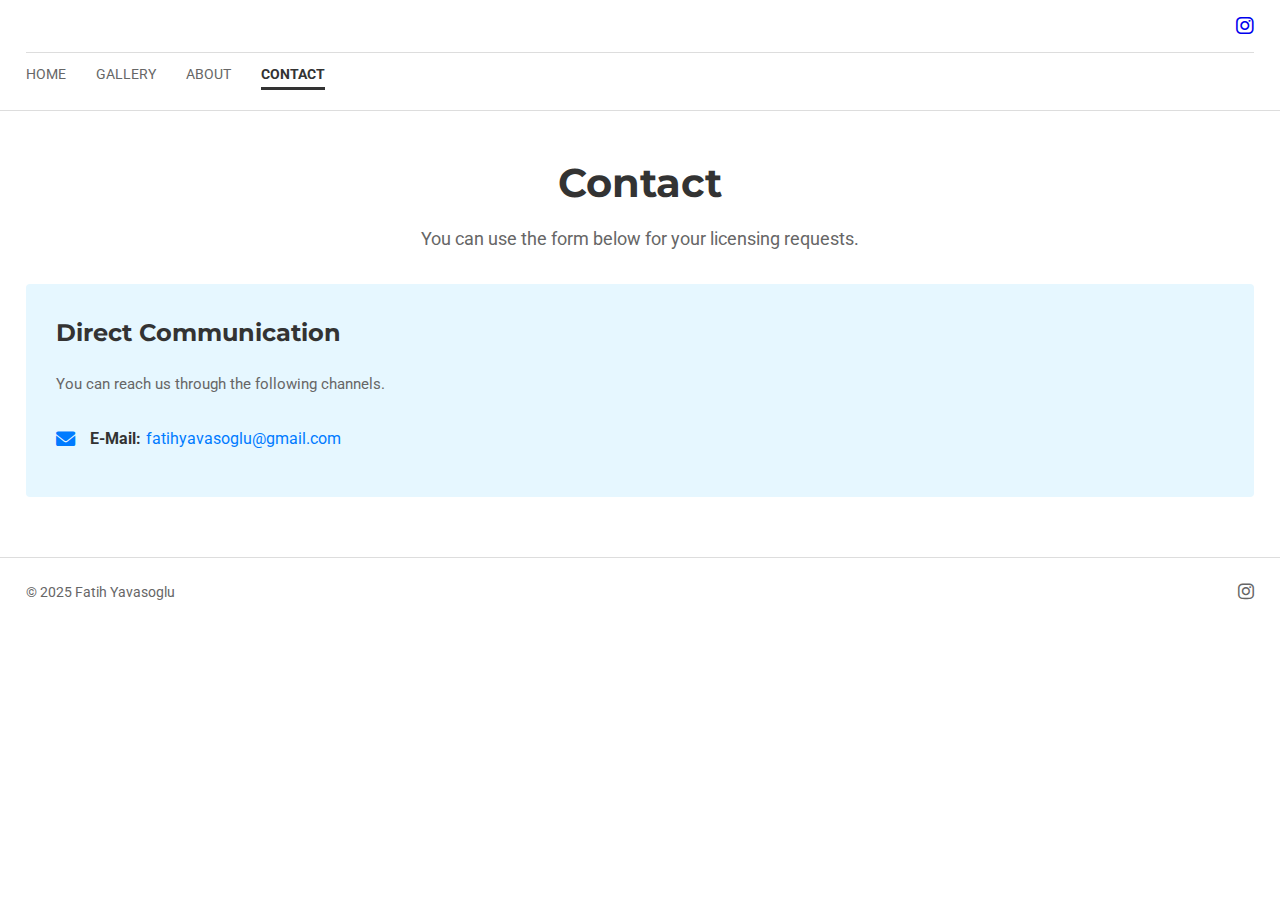
<file: contact.html>
<!DOCTYPE html>
<html lang="en">
<head>
    <meta charset="UTF-8">
    <meta name="viewport" content="width=device-width, initial-scale=1.0">
    <meta name="description" content="Contact us today.">
    <title>Contact</title>
    <link href="https://fonts.googleapis.com/css2?family=Montserrat:wght@400;700&family=Roboto:wght@400;700&display=swap" rel="stylesheet">
    <link rel="stylesheet" href="https://cdnjs.cloudflare.com/ajax/libs/font-awesome/6.0.0-beta3/css/all.min.css">
    <link rel="stylesheet" href="css/style.css">
</head>
<body>

    <header class="main-header">
        <div class="header-top-bar container">
            <div class="header-logo-left"></div>
             <div class="header-logo-right">
                    <a href="https://www.instagram.com/fatihyvg/" rel="nofollow" target="_blank"><i class="fab fa-instagram"></i></a>
             </div>
        </div>

        <nav class="main-nav container">
            <a href="index.html" class="nav-link">HOME</a>
            <a href="gallery.html" class="nav-link">GALLERY</a>
            <a href="about.html" class="nav-link">ABOUT</a>
            <a href="contact.html" class="nav-link active">CONTACT</a>
        </nav>
    </header>

    <main class="main-content">
        <section class="contact-section container">
            <h1>Contact</h1>
            <p class="subtitle">You can use the form below for your licensing requests.</p>

            <div class="contact-grid">
                <!-- <div class="contact-form-area">
                    <form class="contact-form">
                        <div class="form-group">
                            <label for="name">Name:</label>
                            <input type="text" id="name" name="name" required>
                        </div>
                        <div class="form-group">
                            <label for="email">E-Mail:</label>
                            <input type="email" id="email" name="email" required>
                        </div>
                        <div class="form-group">
                            <label for="subject">Subject:</label>
                            <input type="text" id="subject" name="subject" required>
                        </div>
                        <div class="form-group">
                            <label for="message">Message:</label>
                            <textarea id="message" name="message" rows="6" required></textarea>
                        </div>
                        <button type="submit" class="btn btn-alamy">Send</button>
                    </form>
                </div> -->

                <div class="contact-info-area licensing-block paid-block">
                    <h2>Direct Communication</h2>
                    <p>You can reach us through the following channels.</p>
                    
                    <div class="info-item">
                        <i class="fas fa-envelope"></i>
                        <strong>E-Mail:</strong>
                        <a href="mailto:info@drsattigimfotolar.com">fatihyavasoglu@gmail.com</a>
                    </div>

                    <!-- <div class="info-item">
                        <i class="fab fa-linkedin-in"></i>
                        <strong>LinkedIn:</strong>
                        <a href="#">/drsattigimfotolar</a>
                    </div> -->
                </div>
            </div>
        </section>
    </main>

    <footer class="main-footer">
        <div class="footer-content container">
            <p class="copyright">© 2025 Fatih Yavasoglu</p>
            <!-- <div class="newsletter-form">
                <input type="email" placeholder="e-posta adresinizi girin">
                <button class="btn-subscribe">ABONE OL</button>
            </div> -->
            <div class="social-icons">
                <a href="https://www.instagram.com/fatihyvg/" rel="nofollow" target="_blank"><i class="fab fa-instagram"></i></a>
            </div>
        </div>
    </footer>

</body>
</html>
</file>
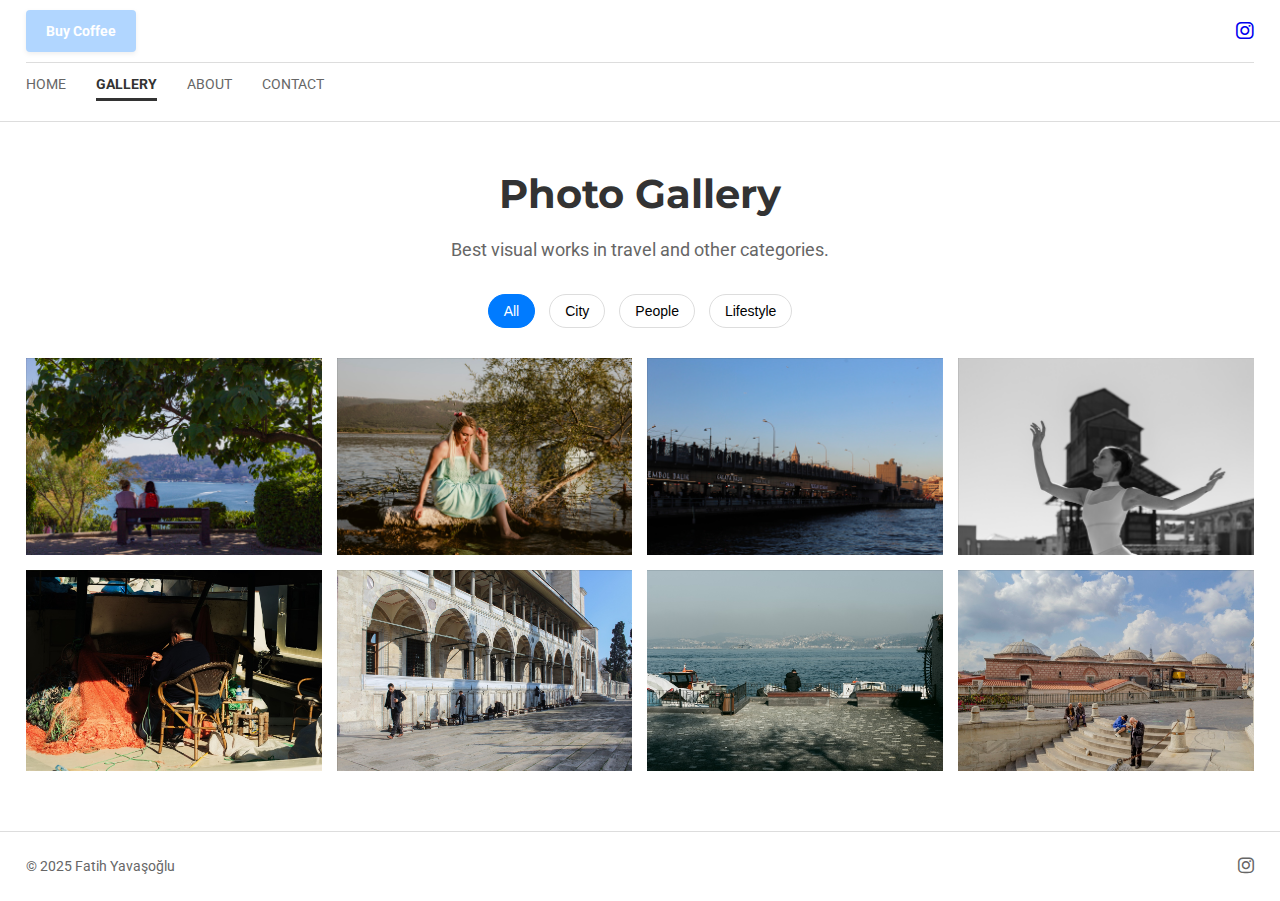
<file: gallery.html>
<!DOCTYPE html>
<html lang="en">
<head>
    <meta charset="UTF-8">
    <meta name="viewport" content="width=device-width, initial-scale=1.0">
    <meta name="description" content="Hundreds of photo galleries in Premium (Alamy) and free (Pexels) models. Quality and flexibility combined! Compare now and make your selection.">
    <title>Paid & Free Photos</title>
    <link rel="icon" type="image/x-icon" href="img/fav.png">
    <link href="https://fonts.googleapis.com/css2?family=Montserrat:wght@400;700&family=Roboto:wght@400;700&display=swap" rel="stylesheet">
    <link rel="stylesheet" href="https://cdnjs.cloudflare.com/ajax/libs/font-awesome/6.0.0-beta3/css/all.min.css">
    <link rel="stylesheet" href="css/style.css">
</head>
<!-- Google tag (gtag.js) -->
<script async src="https://www.googletagmanager.com/gtag/js?id=G-TKQVS0VTB7"></script>
<script>
  window.dataLayer = window.dataLayer || [];
  function gtag(){dataLayer.push(arguments);}
  gtag('js', new Date());

  gtag('config', 'G-TKQVS0VTB7');
</script>
<body>
    <header class="main-header">
        <div class="header-top-bar container">
            <div class="header-logo-left">
                 <a class="btn btn-alamy" href="https://www.patreon.com/13318722/join" target="_blank">Buy Coffee</a>
            </div>
            <div class="header-logo-right">
                <a href="https://www.instagram.com/fatihyvg/" rel="nofollow" target="_blank"><i class="fab fa-instagram"></i></a>
            </div>
        </div>
        <nav class="main-nav container">
            <a href="index.html" class="nav-link">HOME</a>
            <a href="gallery.html" class="nav-link active">GALLERY</a>
            <a href="about.html" class="nav-link">ABOUT</a>
            <a href="contact.html" class="nav-link">CONTACT</a>
        </nav>
    </header>
    <main class="main-content">
        <section class="gallery-section container">
            <h1>Photo Gallery</h1>
            <p class="subtitle">Best visual works in travel and other categories.</p>

            <div class="gallery-filters">
                <button class="filter-btn active-filter">All</button>
                <button class="filter-btn">City</button>
                <button class="filter-btn">People</button>
                <button class="filter-btn">Lifestyle</button>
            </div>

            <div class="photo-grid">
                <div class="grid-item nature">
                    <img src="img/commercical/istanbul-bosphorus-view-from-a-park-bench-on-a-sunny-day.jpg" title="istanbul-coastal-cityscape-from-a-green-viewpoint" alt="women-relaxing-on-a-bench-on-a-sunny-day-with-a-panoramic-view-of-the-bosphorus">
                    <div class="overlay-info">Lifestyle <i class="icon-a">A</i></div>
                </div>
                <div class="grid-item portrait">
                    <img src="img/free/summer-sunset-photo-shoot-nature-water-portrait.jpg" title="summer-evening-by-the-lake" alt="blonde-woman-sitting-on-rocks-by-lake-in-mint-green-dress-at-sunset">
                    <div class="overlay-info">Portrait <i class="icon-p">P</i></div>
                </div>
                <div class="grid-item city">
                    <img src="img/commercical/galata-bridge-istanbul-sunset-fishing-restaurants.jpg" title="evening-scene-at-galata-bridge-istanbul-fishing-and-dining" alt="galata-bridge-istanbul-at-sunset-with-fishermen-on-top-and-seafood-restaurants-below-facing-the-golden-horn-and-galata-tower">
                    <div class="overlay-info">City Life <i class="icon-a">A</i></div>
                </div>
                <div class="grid-item nature">
                    <img src="img/free/ballet-dancer-urban-setting-black-and-white-photography.jpg" title="Graceful Ballet Pose in an Urban Industrial Setting" alt="black-and-white-photo-ballet-dancer-in-white-leotard-performing-outdoors-against-a-large-dark-industrial-building">
                    <div class="overlay-info">People Scene <i class="icon-p">P</i></div>
                </div>
                <div class="grid-item portrait">
                    <img src="img/free/old-man-mending-fishing-net-on-boat-dock.jpg" title="A moment of focused work: The mending of the red fishing net in harsh light" alt="elderly man mending a large, tangled orange fishing net while sitting on a wicker chair in a shadowed boat storage area">
                    <div class="overlay-info">Street Life <i class="icon-p">P</i></div>
                </div>
                 <div class="grid-item city">
                    <img src="img/commercical/historic-istanbul-mosque-exterior-worship-preparation.jpg" title="Traditional-Ablution-Taps-and-Arcades-of-an-Istanbul-Mosque" alt="ottoman-mosque-ablution-fountain-istanbul-wudu-area">
                    <div class="overlay-info">Istanbul <i class="icon-a">A</i></div>
                </div>
                <div class="grid-item nature">
                    <img src="img/free/istanbul-bosphorus-man-sitting-sea-view-winter-day.jpg" title="Bosphorus-Strait-View-with-Boats-and-Distant-Hills" alt="man-sitting-on-bench-overlooking-the-bosphorus-strait-with-fishing-boats">
                    <div class="overlay-info">Ordinary One Day <i class="icon-p">P</i></div>
                </div>
                <div class="grid-item portrait">
                    <img src="img/commercical/sultanahmet-area-istanbul-daily-life-historic-site.jpg" title="istanbul-historic-building-domes-people-on-steps-sunny-day" alt="red brick building with multiple domes in istanbul">
                    <div class="overlay-info">Architecture <i class="icon-a">A</i></div>
                </div>
            </div>

            <!-- <div class="load-more-btn">
                 <a href="#" class="btn btn-alamy">DAHA FAZLA GÖSTER</a>
            </div> -->
           
        </section>
    </main>

    <footer class="main-footer">
        <div class="footer-content container">
            <p class="copyright">© 2025 Fatih Yavaşoğlu</p>
            <!-- <div class="newsletter-form">
                <input type="email" placeholder="e-posta adresinizi girin">
                <button class="btn-subscribe">ABONE OL</button>
            </div> -->
            <div class="social-icons">
                <a href="https://www.instagram.com/fatihyvg/" rel="nofollow" target="_blank"><i class="fab fa-instagram"></i></a>
            </div>
        </div>
    </footer>
</body>
</html>
</file>
<file: css/style.css>
/* Genel Ayarlar ve Değişkenler (Resme Göre Güncellendi) */
:root {
    --primary-blue: #007bff; /* Alamy butonu mavisi */
    --primary-green: #5cb85c; /* Pexels butonu yeşili */
    --light-blue-bg: #e6f7ff; /* Lisanslama kutusu arka planı */
    --light-green-bg: #e8f9e8; /* İndirme kutusu arka planı */
    --text-color: #333;
    --gray-text: #666;
    --border-color: #ddd;
    --font-heading: 'Montserrat', sans-serif;
    --font-body: 'Roboto', sans-serif;
}

* {
    box-sizing: border-box;
    margin: 0;
    padding: 0;
}

body {
    font-family: var(--font-body);
    line-height: 1.6;
    color: var(--text-color);
    background-color: #fff;
}

.container {
    width: 96%; /* Daha geniş, resimdeki gibi */
    max-width: 1240px;
    margin: 0 auto;
}

/* Header ve Navbar Stilleri */
.main-header {
    border-bottom: 1px solid var(--border-color);
    padding-bottom: 10px;
}

.header-top-bar {
    display: flex;
    justify-content: space-between;
    align-items: center;
    padding: 10px 0;
    font-size: 14px;
    color: var(--gray-text);
}

.header-logo-left {
    opacity: 0.3; /* Resimdeki sol üst yazı çok silik */
}

.header-logo-right {
    font-family: var(--font-heading);
    font-size: 20px;
    font-weight: 700;
    text-transform: uppercase;
    color: #000;
}

.main-nav {
    display: flex;
    justify-content: flex-start;
    padding: 5px 0 10px;
    border-top: 1px solid var(--border-color); /* Resimdeki menü linklerinin üstündeki ince çizgi */
}

.nav-link {
    text-decoration: none;
    color: var(--gray-text);
    margin-right: 30px;
    font-size: 14px;
    font-weight: 400;
    text-transform: uppercase;
    padding: 5px 0;
    position: relative;
}

.nav-link.active,
.nav-link:hover {
    color: var(--text-color);
    font-weight: 700;
}

.nav-link.active::after {
    content: '';
    position: absolute;
    bottom: 0;
    left: 0;
    width: 100%;
    height: 3px;
    background-color: var(--text-color); /* Resimde aktif menü altındaki çizgi */
}

/* Ana Portföy Kartı */
.portfolio-hero {
    padding: 20px 0;
}

.portfolio-card {
    max-height: 700px;
    position: relative;
    border-radius: 8px;
    overflow: hidden;
    /* Resimdeki ana kartın hafifçe yukarı kaymış gibi görünümü için */
    box-shadow: 0 5px 15px rgba(0, 0, 0, 0.1); 

}

.card-image {
    width: 100%;
    height: auto;
    display: block;
}

.card-overlay {
    position: absolute;
    top: 0;
    left: 0;
    width: 100%;
    height: 100%;
    background-color: rgba(0, 0, 0, 0.4);
    color: white;
    display: flex;
    flex-direction: column;
    justify-content: center;
    align-items: center;
    text-align: center;
    padding: 20px;
}

.card-overlay h1 {
    font-family: var(--font-heading);
    font-size: 2.2em;
    margin-bottom: 5px;
    font-weight: 700;
}

.card-overlay p {
    font-size: 1.1em;
    font-weight: 400;
}

/* Görsel Şerit ve İkonlar */
.licensing-section {
    padding: 40px 0;
}

.image-strip {
    display: flex;
    justify-content: space-between;
    gap: 10px;
    margin-bottom: 30px;
}

.image-item {
    flex-basis: calc(20% - 10px);
    position: relative;
    border-radius: 4px;
    overflow: hidden;
}

.image-item img {
    width: 100%;
    height: auto;
    display: block;
}

/* A ve P ikonlarının stilleri */
.icon-a, .icon-p {
    position: absolute;
    top: 5px;
    right: 5px;
    width: 20px;
    height: 20px;
    border-radius: 50%;
    display: flex;
    justify-content: center;
    align-items: center;
    color: white;
    font-size: 12px;
    font-weight: 700;
    box-shadow: 0 1px 3px rgba(0, 0, 0, 0.3);
}

.icon-a {
    background-color: var(--primary-blue);
}

.icon-p {
    background-color: var(--primary-green);
}

/* Lisanslama Blokları */
.licensing-blocks {
    display: flex;
    gap: 20px;
}

.licensing-block {
    flex: 1;
    padding: 30px;
    border-radius: 4px;
}

.paid-block {
    background-color: var(--light-blue-bg);
}

.free-block {
    background-color: var(--light-green-bg);
    position: relative;
}

.licensing-block h2 {
    font-family: var(--font-heading);
    font-size: 1.5em;
    margin-bottom: 10px;
    font-weight: 700;
}

.licensing-block p {
    margin-bottom: 25px;
    font-size: 0.95em;
    color: var(--gray-text);
}

.alamy-logo-text {
    font-family: var(--font-heading);
    font-size: 20px;
    font-weight: 700;
    margin-bottom: 15px;
    text-transform: uppercase;
}

.pexels-header {
    /* Pexels logosu için resimdeki boşluğu sağlamak */
    height: 35px;
    display: flex;
    align-items: center;
}

.pexels-logo-text {
    font-family: var(--font-heading);
    font-size: 18px;
    font-weight: 700;
    color: var(--primary-green);
    /* Resimdeki pexels logosu yanındaki ince çubuk */
    border: 2px solid var(--primary-green);
    padding: 2px 5px;
    border-radius: 2px;
    text-transform: lowercase;
}

/* Butonlar */
.btn {
    display: inline-block;
    padding: 10px 20px;
    text-decoration: none;
    border-radius: 4px;
    font-weight: 700;
    text-align: center;
    transition: background-color 0.3s;
    font-size: 14px;
}

.btn-alamy {
    background-color: var(--primary-blue);
    color: white;
    box-shadow: 0 2px 4px rgba(0, 0, 0, 0.2); /* Resimdeki gibi hafif gölge */
}

.btn-alamy:hover {
    background-color: #0056b3;
}

.btn-pexels {
    background-color: var(--primary-green);
    color: white;
    box-shadow: 0 2px 4px rgba(0, 0, 0, 0.2);
}

.btn-pexels:hover {
    background-color: #4cae4c;
}

/* Footer Stilleri */
.main-footer {
    background-color: #fff;
    padding: 20px 0;
    border-top: 1px solid var(--border-color);
    font-size: 14px;
    color: var(--gray-text);
}

.footer-content {
    display: flex;
    justify-content: space-between;
    align-items: center;
}

.newsletter-form {
    display: flex;
    align-items: center;
}

.newsletter-form input[type="email"] {
    padding: 8px 10px;
    border: 1px solid var(--border-color);
    border-right: none;
    border-radius: 4px 0 0 4px;
    min-width: 250px;
    font-size: 14px;
}

.btn-subscribe {
    background-color: var(--primary-blue);
    color: white;
    border: none;
    padding: 8px 15px;
    border-radius: 0 4px 4px 0;
    cursor: pointer;
    font-weight: 500;
    font-size: 14px;
}

.social-icons a {
    color: var(--gray-text);
    font-size: 18px;
    margin-left: 15px;
}
/* ==================================== */
/* CONTACT SAYFASI STİLLERİ */
/* ==================================== */

.contact-section {
    padding: 40px 0 60px;
}

.contact-section h1 {
    font-family: var(--font-heading);
    font-size: 2.5em;
    font-weight: 700;
    text-align: center;
    margin-bottom: 10px;
    color: var(--text-color);
}

.contact-section .subtitle {
    text-align: center;
    font-size: 1.1em;
    color: var(--gray-text);
    margin-bottom: 30px;
}

.contact-grid {
    display: flex;
    gap: 30px;
}

.contact-form-area {
    flex: 2; /* Form alanı daha geniş */
}

.contact-info-area {
    flex: 1; /* Bilgi alanı daha dar */
    padding: 30px;
    /* Lisanslama blokları için tanımladığımız renkleri kullanıyoruz */
    background-color: var(--light-blue-bg); 
    border-radius: 4px;
    height: fit-content; /* İçeriğe göre yüksekliği ayarla */
}

/* Form Stilleri */
.contact-form .form-group {
    margin-bottom: 20px;
}

.contact-form label {
    display: block;
    margin-bottom: 8px;
    font-weight: 500;
    color: var(--text-color);
}

.contact-form input[type="text"],
.contact-form input[type="email"],
.contact-form textarea {
    width: 100%;
    padding: 12px;
    border: 1px solid var(--border-color);
    border-radius: 4px;
    font-size: 1em;
    font-family: var(--font-body);
    transition: border-color 0.3s;
}

.contact-form input:focus,
.contact-form textarea:focus {
    border-color: var(--primary-blue);
    outline: none;
}

.contact-form textarea {
    resize: vertical;
}

/* Bilgi Alanı Stilleri */
.contact-info-area h2 {
    font-size: 1.5em;
    margin-bottom: 20px;
}

.contact-info-area p {
    margin-bottom: 30px;
}

.info-item {
    display: flex;
    align-items: center;
    margin-bottom: 15px;
    font-size: 1em;
    color: var(--gray-text);
}

.info-item i {
    font-size: 1.2em;
    color: var(--primary-blue);
    margin-right: 15px;
}

.info-item strong {
    font-weight: 700;
    margin-right: 5px;
    color: var(--text-color);
}

.info-item a {
    color: var(--primary-blue);
    text-decoration: none;
}


/* ==================================== */
/* GALLERY SAYFASI STİLLERİ */
/* ==================================== */

.gallery-section {
    padding: 40px 0 60px;
}

.gallery-section h1 {
    font-family: var(--font-heading);
    font-size: 2.5em;
    font-weight: 700;
    text-align: center;
    margin-bottom: 10px;
    color: var(--text-color);
}

.gallery-section .subtitle {
    text-align: center;
    font-size: 1.1em;
    color: var(--gray-text);
    margin-bottom: 30px;
}

/* Galeri Filtre Butonları */
.gallery-filters {
    text-align: center;
    margin-bottom: 30px;
}

.filter-btn {
    background: none;
    border: 1px solid var(--border-color);
    padding: 8px 15px;
    margin: 0 5px;
    border-radius: 20px;
    font-size: 14px;
    font-weight: 500;
    cursor: pointer;
    transition: all 0.3s;
}

.filter-btn:hover {
    border-color: var(--primary-blue);
    color: var(--primary-blue);
}

.filter-btn.active-filter {
    background-color: var(--primary-blue);
    color: white;
    border-color: var(--primary-blue);
}

/* Fotoğraf Izgarası (Grid) */
.photo-grid {
    display: grid;
    /* Masaüstünde 4 kolonlu düzen */
    grid-template-columns: repeat(4, 1fr); 
    gap: 15px;
}

.grid-item {
    position: relative;
    overflow: hidden;
    cursor: pointer;
}

.grid-item img {
    width: 100%;
    height: 100%;
    object-fit: cover;
    display: block;
    transition: transform 0.3s ease-in-out;
}

.grid-item:hover img {
    transform: scale(1.05); /* Hover efekti */
}

.overlay-info {
    position: absolute;
    bottom: 0;
    left: 0;
    width: 100%;
    background-color: rgba(0, 0, 0, 0.6);
    color: white;
    padding: 10px;
    font-size: 14px;
    font-weight: 500;
    display: flex;
    justify-content: space-between;
    align-items: center;
    opacity: 0; /* Başlangıçta gizli */
    transition: opacity 0.3s;
}

.grid-item:hover .overlay-info {
    opacity: 1; /* Hover'da göster */
}

/* Galeri Ikonları (A ve P) */
.overlay-info .icon-a,
.overlay-info .icon-p {
    position: static; /* grid-item içindeki pozisyonu kullanmasın */
    box-shadow: none;
    width: 18px;
    height: 18px;
    font-size: 10px;
}

/* ==================================== */
/* ABOUT SAYFASI STİLLERİ */
/* ==================================== */

.about-section {
    padding: 40px 0 60px;
}

.about-header {
    text-align: center;
    margin-bottom: 40px;
}

.about-header h1 {
    font-family: var(--font-heading);
    font-size: 3em;
    font-weight: 700;
    margin-bottom: 5px;
    color: var(--text-color);
}

.about-header .subtitle {
    font-size: 1.2em;
    color: var(--gray-text);
}

.about-grid {
    display: flex;
    gap: 30px;
    align-items: flex-start;
}

.about-image-area {
    flex: 1; /* Sol kolon (Görsel ve uzmanlık) */
    position: sticky; /* Sayfa kayarken görseli tutmak için */
    top: 20px;
}

.profile-image {
    width: 100%;
    height: auto;
    border-radius: 8px;
    box-shadow: 0 4px 15px rgba(0, 0, 0, 0.1);
    margin-bottom: 20px;
}

.about-text-area {
    flex: 2; /* Sağ kolon (Metin) */
}

.about-text-area h2 {
    font-family: var(--font-heading);
    font-size: 2em;
    font-weight: 700;
    margin-bottom: 15px;
    border-left: 4px solid var(--primary-blue);
    padding-left: 15px;
}

.about-text-area p {
    margin-bottom: 15px;
    line-height: 1.8;
}

/* Uzmanlık Alanları Bloku (Önceki tasarımdaki yeşil kutuya benzetildi) */
.about-image-area .free-block {
    background-color: var(--light-green-bg);
    padding: 20px;
    text-align: center;
}

.about-image-area .free-block i {
    font-size: 2em;
    color: var(--primary-green);
    margin-bottom: 10px;
}

.about-image-area .free-block h3 {
    font-size: 1.4em;
    font-weight: 700;
    margin-bottom: 15px;
}

.about-image-area .free-block ul {
    list-style: none;
    padding: 0;
    margin: 0;
    text-align: left;
    display: inline-block;
}

.about-image-area .free-block li {
    margin-bottom: 5px;
    color: var(--gray-text);
}

/* İstatistik Bloğu */
.stats-block {
    display: flex;
    justify-content: space-between;
    background-color: var(--light-blue-bg);
    padding: 20px;
    border-radius: 4px;
    margin-top: 30px;
}

.stat-item {
    text-align: center;
    padding: 0 10px;
}

.stat-number {
    display: block;
    font-family: var(--font-heading);
    font-size: 2.2em;
    font-weight: 700;
    color: var(--primary-blue);
}

.stat-label {
    display: block;
    font-size: 0.9em;
    color: var(--text-color);
}

.mt-20 {
    margin-top: 20px;
}

/* Mobil Uyumluluk (ABOUT Sayfası için) */
@media (max-width: 992px) {
    .about-image-area {
        position: static; /* Sticky özelliği mobil görünümde kaldırıldı */
    }
}

@media (max-width: 768px) {
    .about-header h1 {
        font-size: 2.2em;
    }

    .about-grid {
        flex-direction: column; /* Dikey sıralama */
    }

    .about-text-area {
        order: -1; /* Metin mobil cihazda görselden önce gelsin */
        margin-bottom: 20px;
    }

    .about-image-area {
        width: 100%;
    }

    .stats-block {
        flex-wrap: wrap;
        gap: 15px;
        justify-content: center;
    }

    .stat-item {
        flex: 1 1 45%; /* İkişerli satırda düzen */
    }
}

/* Daha Fazla Göster Butonu */
/* .load-more-btn {
    text-align: center;
    margin-top: 40px;
} */

/* Mobil Uyumluluk (GALLERY Sayfası için) */
@media (max-width: 992px) {
    /* Tabletlerde 3 kolonlu düzen */
    .photo-grid {
        grid-template-columns: repeat(3, 1fr); 
        gap: 10px;
    }
}

@media (max-width: 768px) {
     /* Mobil cihazlarda 2 kolonlu düzen */
    .photo-grid {
        grid-template-columns: repeat(2, 1fr);
        gap: 10px;
    }

    .gallery-filters {
        /* Butonları dikey sığdırmak için */
        display: flex;
        flex-wrap: wrap;
        justify-content: center;
    }
    .filter-btn {
        margin: 5px;
    }
}

/* Mobil Uyumluluk (CONTACT Sayfası için) */
@media (max-width: 768px) {
    .contact-section h1 {
        font-size: 2em;
    }
    
    .contact-grid {
        flex-direction: column; /* Mobil cihazlarda dikey sıralama */
    }

    .contact-form-area,
    .contact-info-area {
        flex: none; /* Esnekliği kaldır */
        width: 100%;
    }

    .contact-info-area {
        order: -1; /* İletişim bilgileri mobil cihazlarda formdan önce görünsün */
        margin-bottom: 20px;
    }
}

/* MOBİL UYUMLULUK (RESPONSIVE) - Birebir Görünüm İçin Zorunlu */
@media (max-width: 992px) {
    .image-strip {
        /* Tablet/Orta Boy Ekranlarda 3'lü Görünüm */
        flex-wrap: wrap;
        justify-content: center;
    }
    .image-item {
        flex-basis: calc(33.333% - 10px);
    }
}

@media (max-width: 768px) {
    /* Navbar'ı Gizle (Resimde görünmüyor, mobil için sadeleştirme) */
    .main-nav {
        display: block;
        padding-left: 15%;
    
    }

    /* Görsel Şerit: Mobil cihazlarda 2'li Görünüm */
    .image-strip {
        gap: 5px;
    }
    .image-item {
        flex-basis: calc(50% - 5px); 
    }
    /* İlk 4 görselin gösterilmesi için (Beşinci sığmayabilir) */
    .image-item:nth-child(5) {
        display: none; 
    }

    /* Lisanslama Blokları Dikey Sıralama */
    .licensing-blocks {
        flex-direction: column;
    }

    .licensing-block {
        padding: 20px;
    }

    /* Footer Dikey Sıralama */
    .footer-content {
        flex-direction: column;
        text-align: center;
    }

    .copyright {
        order: 3; /* Telif hakkı en alta */
        margin-top: 15px;
    }

    .social-icons {
        order: 1; /* Sosyal medya en üste */
        margin-bottom: 15px;
    }
    
    .newsletter-form {
        order: 2;
        width: 100%;
        max-width: 350px;
    }

    .newsletter-form input[type="email"],
    .btn-subscribe {
        flex: 1;
        width: 50%;
    }
}
</file>
